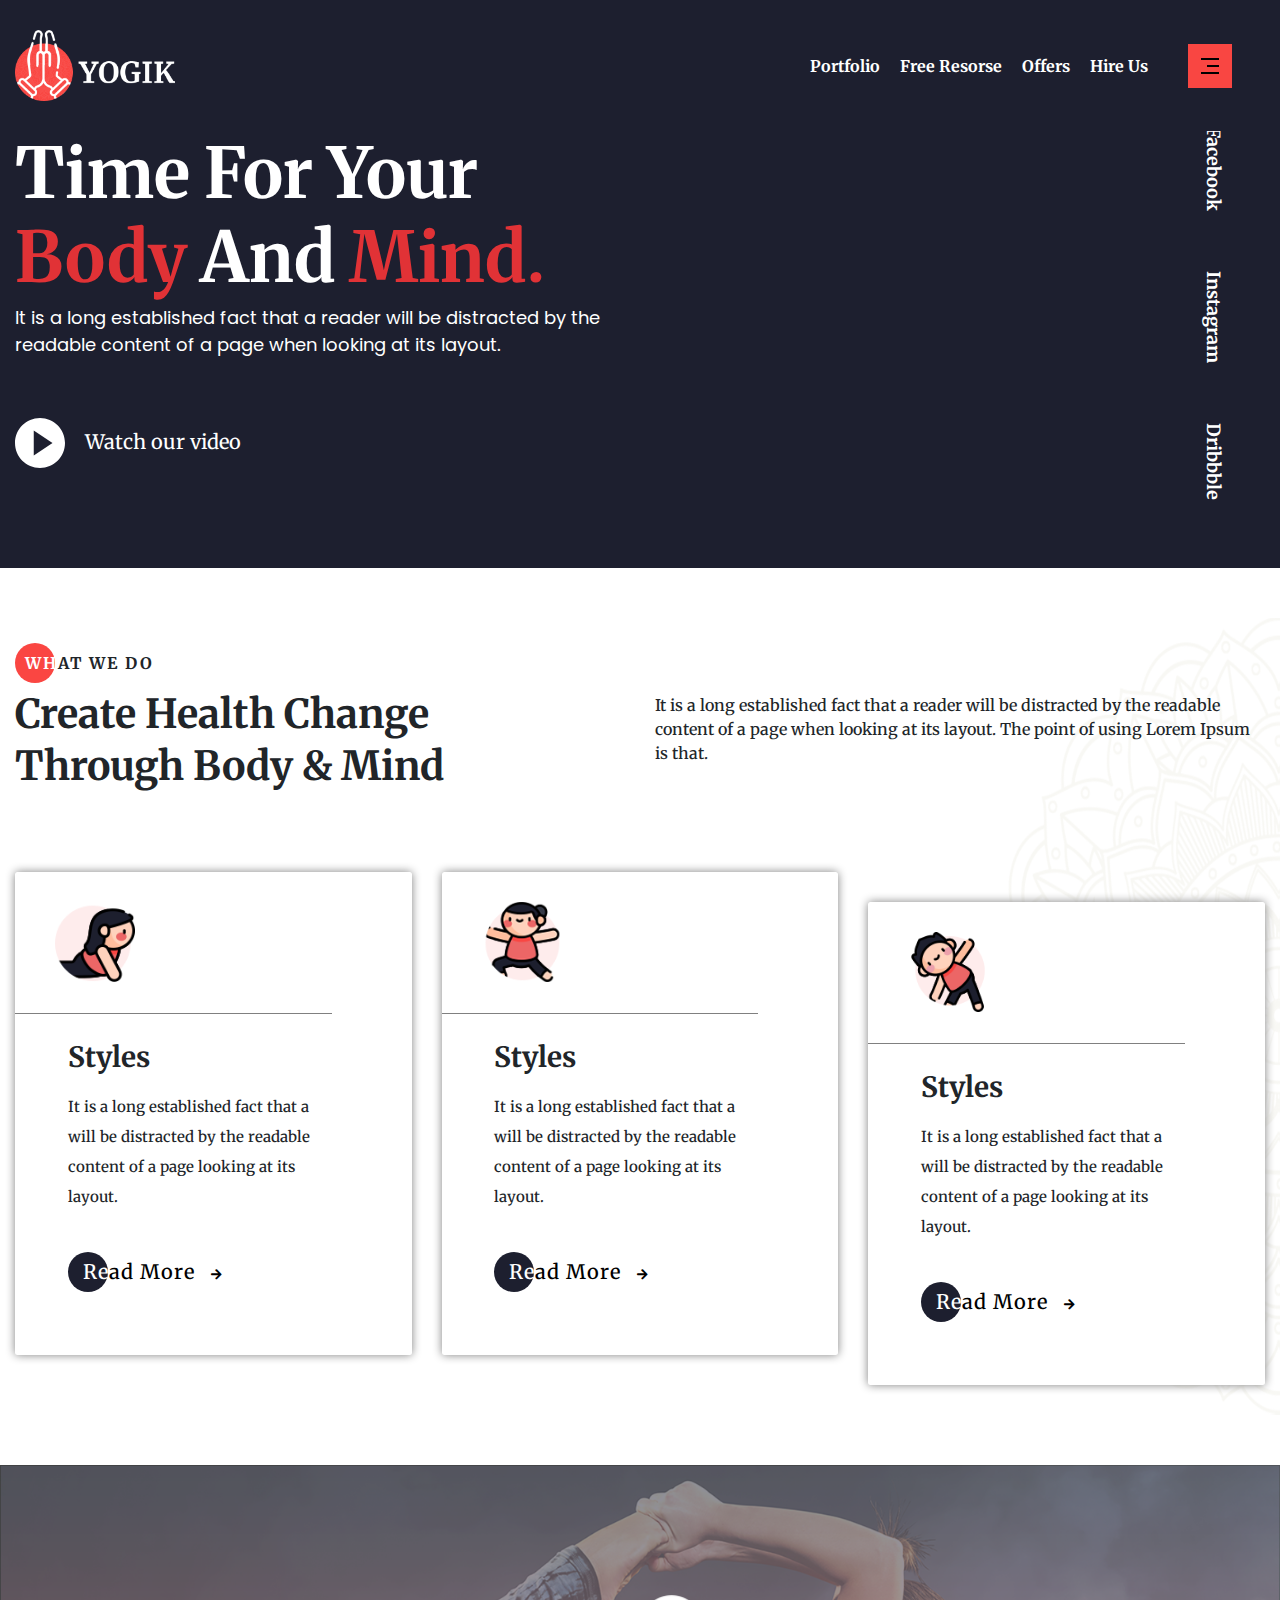
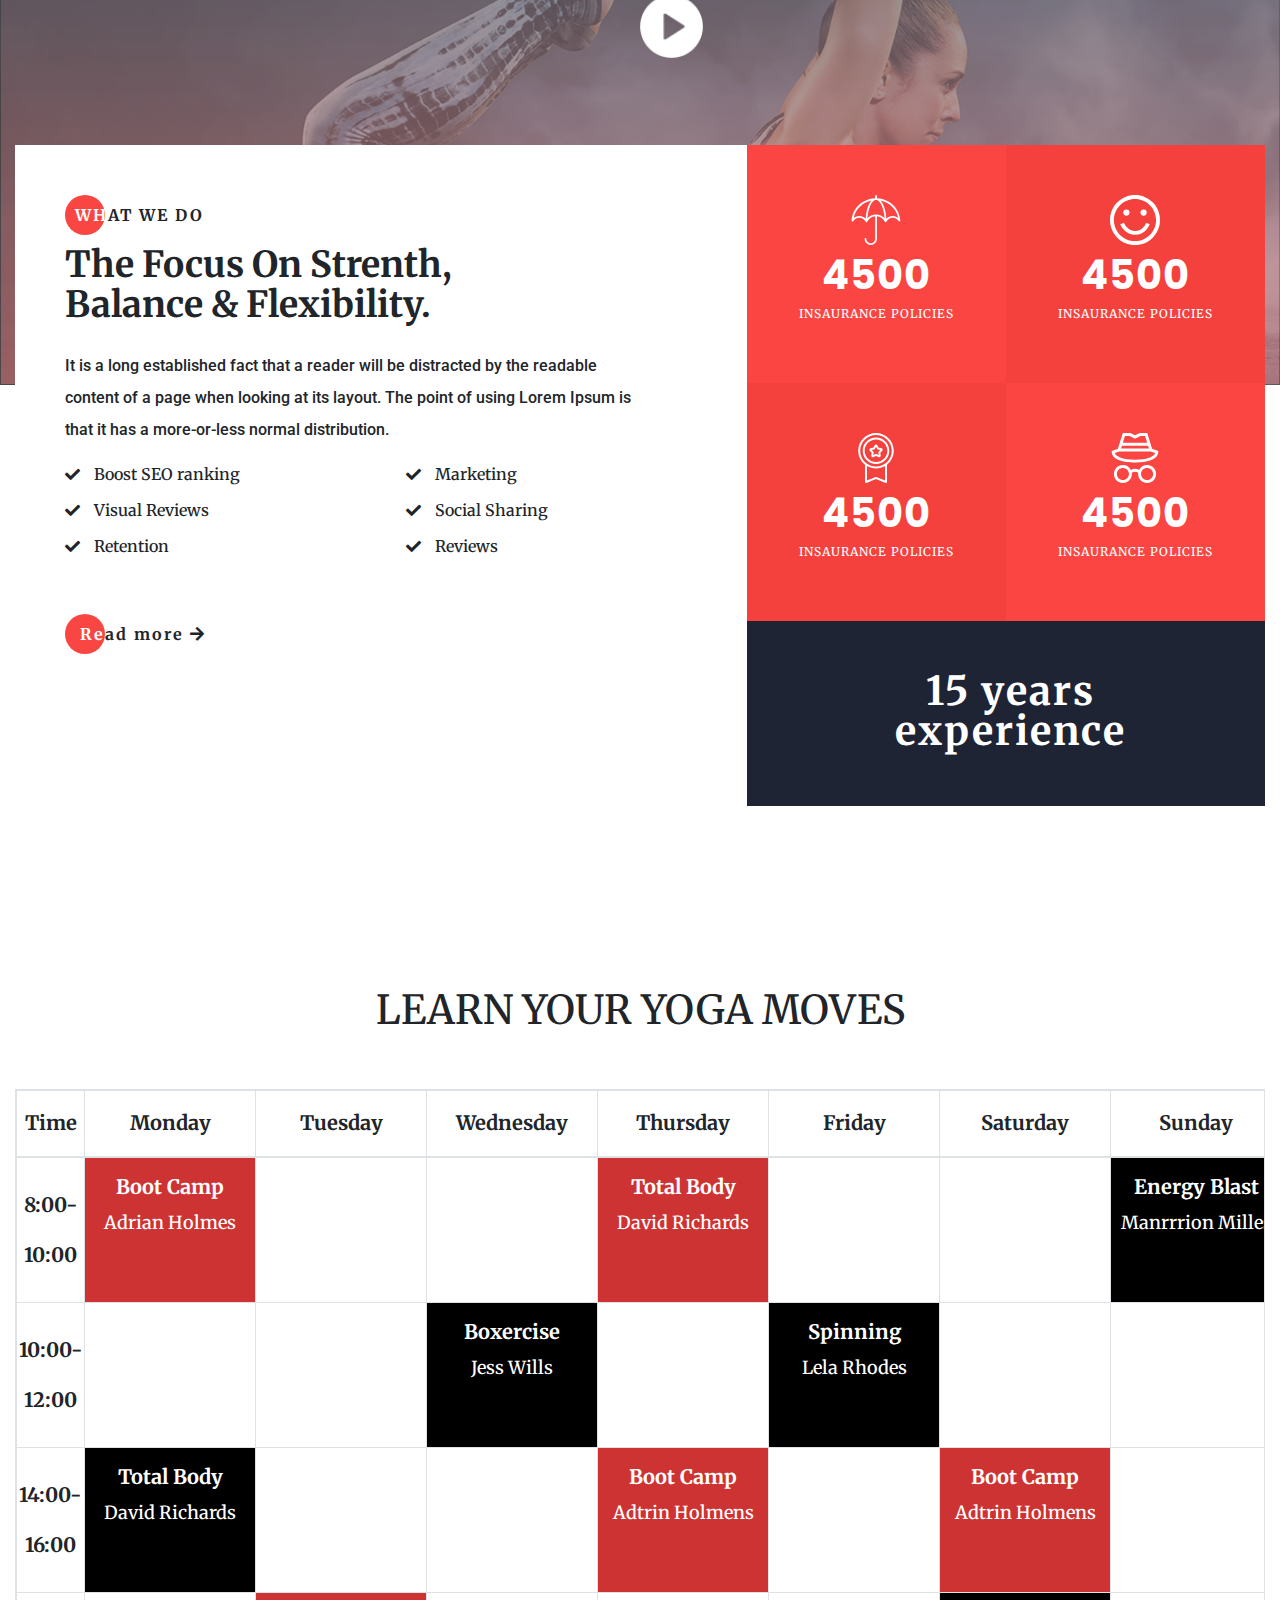
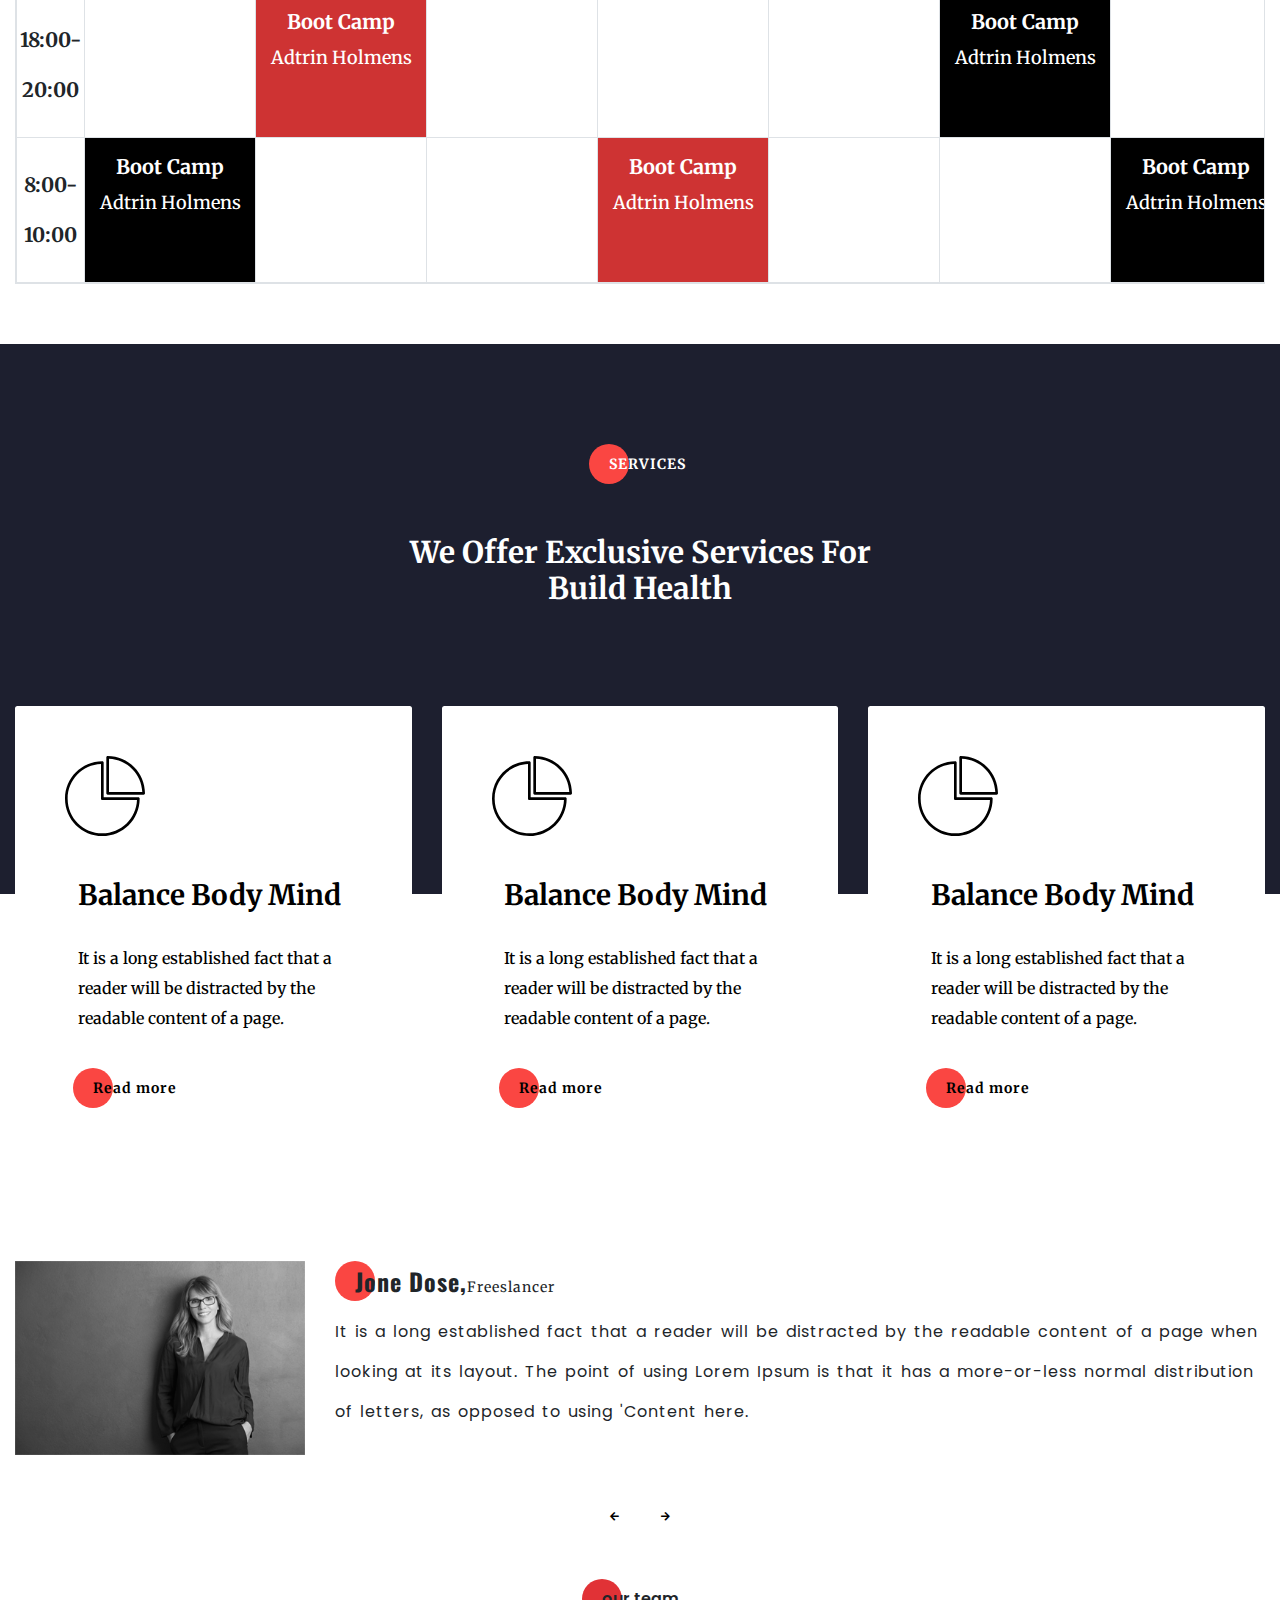
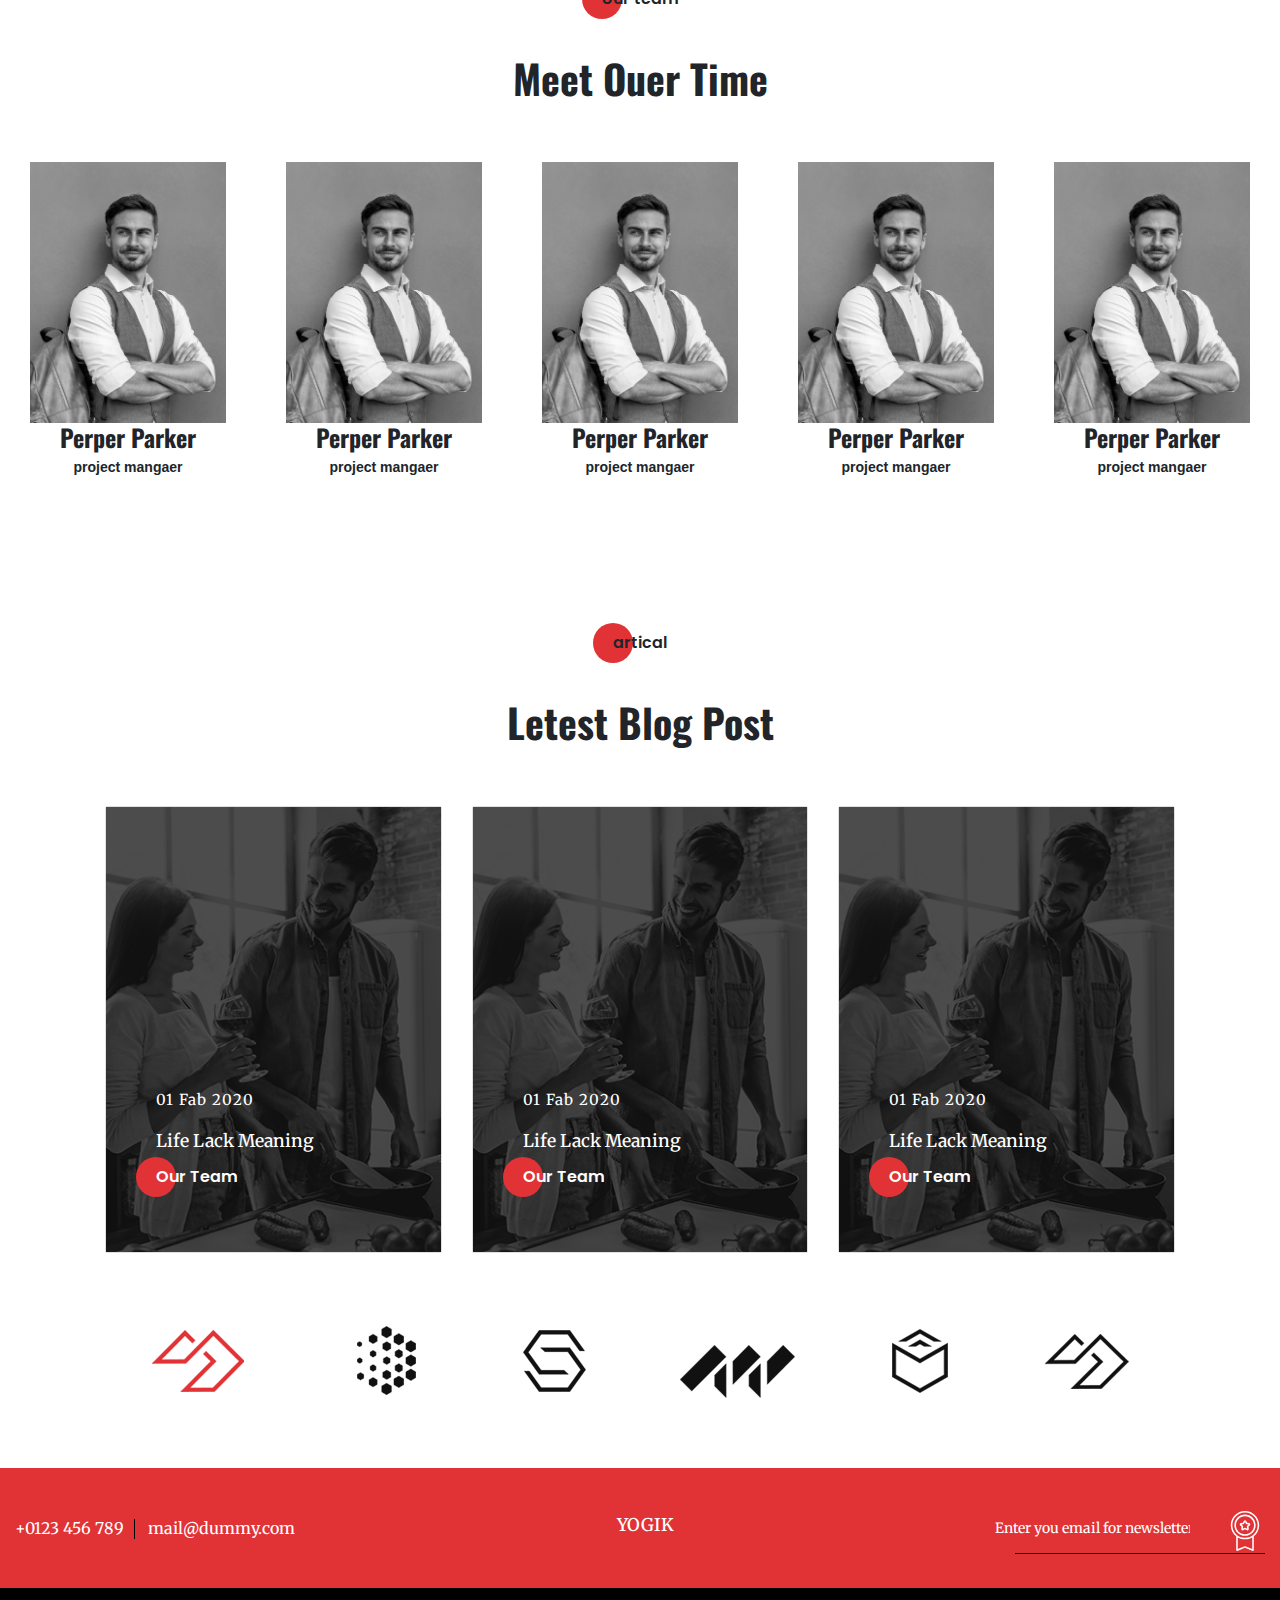
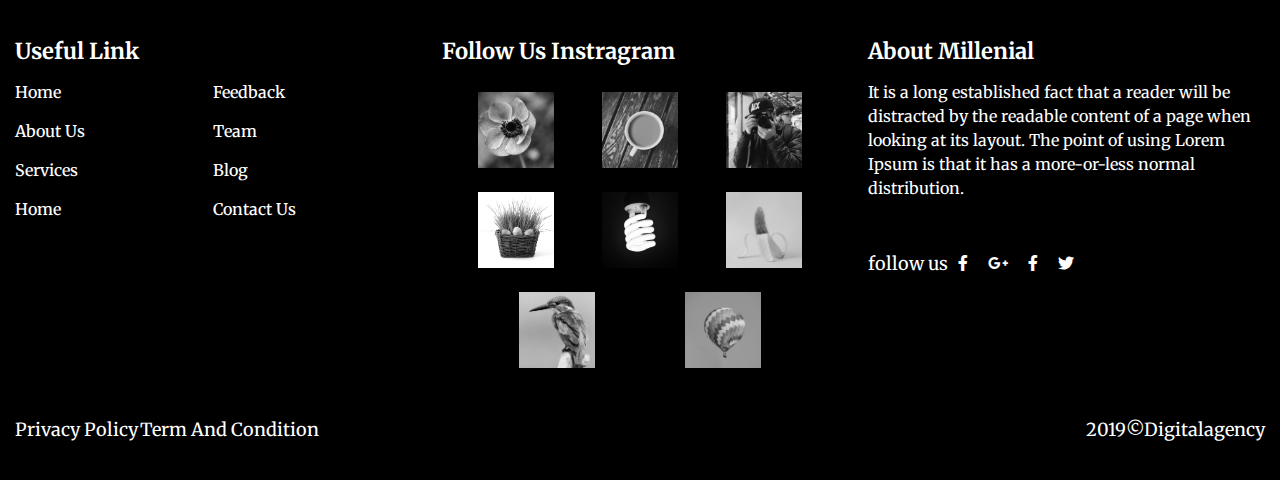
<file: Untitled-1.html>
<!DOCTYPE html>
<html lang="en">

<head>
    <meta charset="UTF-8">
    <meta http-equiv="X-UA-Compatible" content="IE=edge">
    <meta name="viewport" content="width=device-width, initial-scale=1.0">
    <title>yogik</title>
    <!-- stylesheet link -->
    <link rel="stylesheet" href="./css/style.css">
    <!-- bootstrap link -->
    <link rel="stylesheet" href="./css/bootstrap.css">
    <!-- aswesome icon link -->
    <link rel="stylesheet" href="./fontawesome/css/all.css">
    <!-- google font -->
    <link rel="preconnect" href="https://fonts.googleapis.com">
    <link rel="preconnect" href="https://fonts.gstatic.com" crossorigin>
    <link href="https://fonts.googleapis.com/css2?family=Merriweather:ital,wght@0,300;0,400;0,700;0,900;1,900&display=swap" rel="stylesheet">

    <link href="https://fonts.googleapis.com/css2?family=Merriweather:ital,wght@0,300;0,400;0,700;0,900;1,900&family=Poppins:wght@300;400;500;600;700&display=swap" rel="stylesheet">

    <link href="https://fonts.googleapis.com/css2?family=Roboto:wght@300;500;700&display=swap" rel="stylesheet">

    <link href="https://fonts.googleapis.com/css2?family=Oswald:wght@400;500;700&display=swap" rel="stylesheet">
</head>

<body>
    <header>
        <div class="container">
            <div class="row">
                <div class="col-3">
                    <figure class="header_logo">
                        <a href="#">
                            <img src="./images/logo/logo-2.png" alt="">
                        </a>
                    </figure>
                </div>
                <div class="col-8">
                    <ul class="nav justify-content-end">
                        <li class="nav-item">
                            <a class="nav-link active" href="#">Portfolio</a>
                        </li>
                        <li class="nav-item">
                            <a class="nav-link" href="#">free resorse</a>
                        </li>
                        <li class="nav-item">
                            <a class="nav-link" href="#">offers</a>
                        </li>
                        <li class="nav-item">
                            <a class="nav-link" href="#">hire us</a>
                        </li>
                    </ul>
                </div>
                <div class="col-1">
                    <a href="#">
                        <button class="button">
                            <img src="./images/patten/menu-3-fill (1).svg" alt="">
                        </button>
                    </a>
                </div>
            </div>
        </div>
    </header>
    <section class="banner">
        <div class="container">
            <div class="row">
                <div class="col-lg-6 col-md-12 col-sm-12 col-12">
                    <div class="banner_text">
                        <h2>Time for Your<br /> <span class="banner_color">Body</span> and <span class="banner_color">
                                Mind.</span> </h2>
                        <p>It is a long established fact that a reader will be distracted by the<br /> readable content of a page when looking at its layout.</p>
                        <button class="play_video">
                            <a href="#" style="color: white;">
                                <span class="play_buttin">
                                    <img src="./images/icon/play-button.svg" alt="">
                                </span>
                                Watch our video
                            </a>
                        </button>
                    </div>
                </div>
                <div class="col-lg-6 col-md-12 col-sm-12 col-12">
                    <div class="side_menu">
                        <ul class="media">
                            <li><a href="#">Facebook</a></li>
                            <li><a href="#">Instagram</a></li>
                            <li><a href="#">Dribbble</a></li>
                        </ul>
                    </div>
                </div>
            </div>
        </div>
    </section>
    <section id="whatdo">
        <div class="container">
            <div class="row what_top">
                <div class="col-md-6 col-sm-12 col-12">
                    <div class="whatdo_top_left">
                        <span class="logo">
                            <h5><span style="color: #fff;">WH</span>AT WE DO </h5>
                        </span>
                        <h2>Create Health Change<br /> Through Body & Mind </h2>
                    </div>
                </div>
                <div class="col-md-6 col-sm-12 col-12">
                    <p class="whatdo_top_right">It is a long established fact that a reader will be distracted by the readable content of a page when looking at its layout. The point of using Lorem Ipsum is that.
                    </p>
                </div>
            </div>
            <div class="row">
                <div class="col-lg-4 col-md-6 col-sm-12 col-12">
                    <div class="card">
                        <figure style="width: 80px;">
                            <img class="card-img-top" src="./images/sticker-3.png" alt="Card image cap">
                        </figure>
                        <div class="card-body">
                            <h5 class="card-title">Styles</h5>
                            <p class="card-text">It is a long established fact that a will be distracted by the readable content of a page looking at its layout.</p>
                            <button class="card_button">
                                <a href="#" class="hover_add">
                                    <span class="clrchang">Re</span>ad More
                                    <span><i class="fas fa-arrow-right"></i></span>
                                </a>
                            </button>
                        </div>
                    </div>
                </div>
                <div class="col-lg-4 col-md-6 col-sm-12 col-12">
                    <div class="card">
                        <figure style="width: 80px;">
                            <img class="card-img-top" src="./images/sticker-1.png" alt="Card image cap">
                        </figure>
                        <div class="card-body">
                            <h5 class="card-title">Styles</h5>
                            <p class="card-text">It is a long established fact that a will be distracted by the readable content of a page looking at its layout.</p>
                            <button class="card_button">
                                <a href="#" class="hover_add">
                                    <span class="clrchang">Re</span>ad More
                                    <span><i class="fas fa-arrow-right"></i></span>
                                </a>
                            </button>
                        </div>
                    </div>
                </div>
                <div class="col-lg-4 col-md-12 col-sm-12 col-12 my-sm-5 my-md-5">
                    <div class="card">
                        <figure style="width: 80px;">
                            <img class="card-img-top" src="./images/sticker-2.png" alt="Card image cap">
                        </figure>
                        <div class="card-body">
                            <h5 class="card-title">Styles</h5>
                            <p class="card-text">It is a long established fact that a will be distracted by the readable content of a page looking at its layout.</p>
                            <button class="card_button">
                                <a href="#" class="hover_add">
                                    <span class="clrchang">Re</span>ad More
                                    <span><i class="fas fa-arrow-right"></i></span>
                                </a>
                            </button>
                        </div>
                    </div>
                </div>
            </div>
        </div>
    </section>
    <section id="video_section">
        <div class="vedio">
            <img src="./images/solution-bg-image.png" alt="" class="image">
            <img src="./images/solution-bg-gradiant.png" alt="" class="gradiand">

            <img src="./images/icon/play-icon.png" alt="" class="play_btn">
        </div>
        <div class="about_us" style="background: white  !important;">
            <div class="container">
                <div class="row">
                    <div class="col-7">
                        <div class="about-left sub_color">
                            <span class="logo">
                                <h5><span style="color: #fff;">WH</span>AT WE DO </h5>
                            </span>
                            <h2>The Focus On Strenth,<br> Balance & Flexibility.</h2>
                            <p>It is a long established fact that a reader will be distracted by the readable content of a page when looking at its layout. The point of using Lorem Ipsum is that it has a more-or-less normal distribution.</p>
                            <ul class="about_list">
                                <li>
                                    <span class="check">
                                        <i class="fa fa-check" aria-hidden="true"></i>
                                    </span> Boost SEO ranking
                                </li>
                                <li>
                                    <span class="check">
                                        <i class="fa fa-check" aria-hidden="true"></i>
                                    </span> Marketing
                                </li>
                                <li>
                                    <span class="check">
                                        <i class="fa fa-check" aria-hidden="true"></i>
                                    </span> Visual Reviews
                                </li>
                                <li>
                                    <span class="check">
                                        <i class="fa fa-check" aria-hidden="true"></i>
                                    </span> Social Sharing
                                </li>
                                <li>
                                    <span class="check">
                                        <i class="fa fa-check" aria-hidden="true"></i>
                                    </span> Retention
                                </li>
                                <li>
                                    <span class="check">
                                        <i class="fa fa-check" aria-hidden="true"></i>
                                    </span> Reviews
                                </li>
                            </ul>
                            <span class="logo ">
                                <h5 class="px-4"><span style="color: #fff;">Re</span>ad more
                            <span>
                                        <i class="fas fa-arrow-right"></i>
                                    </span>
                            </h5>


                            </span>
                        </div>
                    </div>
                    <div class="col-5">
                        <div class="about-right">
                            <div class="list_box" style="background: hsl(1, 95%, 62%);">
                                <figure class="icon_about_right">
                                    <img src="./images/icon/umbrella.svg" alt="">
                                </figure>
                                <strong>4500</strong>
                                <p>insaurance policies</p>
                            </div>
                            <div class="list_box" style="background: #f5413d">
                                <figure class="icon_about_right">
                                    <img src="./images/icon/smile.svg" alt="">
                                </figure>
                                <strong>4500</strong>
                                <p>insaurance policies</p>
                            </div>
                            <div class="list_box" style="background:#f5413d">
                                <figure class="icon_about_right">
                                    <img src="./images/icon/badge.svg" alt="">
                                </figure>
                                <strong>4500</strong>
                                <p>insaurance policies</p>
                            </div>
                            <div class="list_box" style="background: hsl(1, 95%, 62%);">
                                <figure class="icon_about_right">
                                    <img src="./images/icon/detective.svg" alt="">
                                </figure>
                                <strong>4500</strong>
                                <p>insaurance policies</p>
                            </div>
                            <div class="list_box" style="background: #1f2434 ;width: 100%;">
                                <h5 style="color: white; font-size:40px; text-align: center;">15 years <br />experience
                                </h5>
                            </div>
                        </div>
                    </div>
                </div>
            </div>
        </div>
    </section>
    <section id="yoga_move">
        <div class="container">
            <div class="row">
                <div class="col-12">
                    <h1 class="title">learn your yoga moves</h1>
                </div>
            </div>
            <div class="row">
                <div class="col-12">
                    <table class="table table-bordered table-responsive">
                        <thead>
                            <tr>
                                <th scope="col">Time</th>
                                <th scope="col">Monday</th>
                                <th scope="col">Tuesday</th>
                                <th scope="col">Wednesday</th>
                                <th scope="col">Thursday</th>
                                <th scope="col">Friday</th>
                                <th scope="col">Saturday</th>
                                <th scope="col">Sunday</th>
                            </tr>
                        </thead>
                        <tbody>
                            <tr>
                                <th scope="row" style="
                                padding: 22px 0;
                            ">8:00-10:00</th>
                                <td class="boot">
                                    <h4>boot camp</h4>
                                    <p>adrian holmes</p>
                                </td>
                                <td></td>
                                <td></td>
                                <td class="boot">
                                    <h4>total body</h4>
                                    <p>david richards</p>
                                </td>
                                <td></td>
                                <td></td>
                                <td class="boot_black">
                                    <h4>energy blast</h4>
                                    <p>manrrrion milles</p>
                                </td>

                            </tr>
                            <tr>
                                <th scope="row" style="
                                padding: 22px 0;
                            ">10:00-12:00</th>
                                <td></td>
                                <td></td>
                                <td class="boot_black">
                                    <h4>boxercise</h4>
                                    <p>jess wills</p>
                                </td>
                                <td></td>
                                <td class="boot_black">
                                    <h4>spinning</h4>
                                    <p>lela rhodes</p>
                                </td>
                                <td></td>
                            </tr>
                            <tr>
                                <th scope="row" style="
                                padding: 22px 0;
                            ">14:00-16:00</th>
                                <td class="boot_black">
                                    <h4>total body</h4>
                                    <p>david richards</p>
                                </td>
                                <td></td>
                                <td></td>
                                <td class="boot">
                                    <h4>boot camp</h4>
                                    <p>adtrin holmens</p>
                                </td>
                                <td></td>
                                <td class="boot">
                                    <h4>boot camp</h4>
                                    <p>adtrin holmens</p>
                                </td>
                                <td></td>
                            </tr>
                            <tr>
                                <th scope="row" style="
                                padding: 22px 0;
                            ">18:00-20:00</th>
                                <td></td>
                                <td class="boot">
                                    <h4>boot camp</h4>
                                    <p>adtrin holmens</p>
                                </td>
                                <td></td>
                                <td></td>
                                <td></td>
                                <td class="boot_black">
                                    <h4>boot camp</h4>
                                    <p>adtrin holmens</p>
                                </td>
                                <td></td>
                            </tr>
                            <tr>
                                <th scope="row" style="
                                padding: 22px 0;
                            ">8:00-10:00</th>
                                <td class="boot_black">
                                    <h4>boot camp</h4>
                                    <p>adtrin holmens</p>
                                </td>
                                <td></td>
                                <td></td>
                                <td class="boot">
                                    <h4>boot camp</h4>
                                    <p>adtrin holmens</p>
                                </td>
                                <td></td>
                                <td></td>
                                <td class="boot_black">
                                    <h4>boot camp</h4>
                                    <p>adtrin holmens</p>
                                </td>

                            </tr>
                        </tbody>
                    </table>
                </div>
            </div>
        </div>
    </section>
    <section id="we_offer">
        <div class="row bg_content">
            <div class="col-12">
                <div class="text_container">
                    <span class="logo">Services</span>
                    <h2>We Offer Exclusive Services For <br />Build Health</h2>
                </div>
            </div>
        </div>
        <div class="container">
            <div class="blog_top">
                <div class="row">
                    <div class="col-lg-4 col-md-6 col-sm-12 col-12">
                        <div class="card">
                            <span class="image">
                                <img src="./images/model-2.jpg" alt="" class="model">
                            </span>
                            <div class="model_content">
                                <span style="width: 80px; display: block;">
                                    <img src="./images/icon/pie-char.svg" alt="" class="black_img">
                                    <img src="./images/icon/pie-char-white.svg" alt="" class="white_img">
                                </span>
                                <div class="card-body">
                                    <h5 class="card-title">Balance Body mind</h5>
                                    <p class="card-text">It is a long established fact that a reader will be distracted by the readable content of a page.</p>
                                    <span class="logo">
                                        <span class="read_color">Read more</span>
                                </div>
                            </div>
                        </div>
                    </div>
                    <div class="col-lg-4 col-md-6 col-sm-12 col-12">
                        <div class="card">
                            <span class="image">
                                <img src="./images/model-2.jpg" alt="" class="model">
                            </span>
                            <div class="model_content">
                                <span style="width: 80px; display: block;">
                                    <img src="./images/icon/pie-char.svg" alt="" class="black_img">
                                    <img src="./images/icon/pie-char-white.svg" alt="" class="white_img">
                                </span>
                                <div class="card-body">
                                    <h5 class="card-title">Balance Body mind</h5>
                                    <p class="card-text">It is a long established fact that a reader will be distracted by the readable content of a page.</p>
                                    <span class="logo">
                                        <span class="read_color">Read more</span>
                                </div>
                            </div>
                        </div>
                    </div>
                    <div class="col-lg-4 col-md-6 col-sm-12 col-12">
                        <div class="card">
                            <span class="image">
                                <img src="./images/model-2.jpg" alt="" class="model">
                            </span>
                            <div class="model_content">
                                <span style="width: 80px; display: block;">
                                    <img src="./images/icon/pie-char.svg" alt="" class="black_img">
                                    <img src="./images/icon/pie-char-white.svg" alt="" class="white_img">
                                </span>
                                <div class="card-body">
                                    <h5 class="card-title">Balance Body mind</h5>
                                    <p class="card-text">It is a long established fact that a reader will be distracted by the readable content of a page.</p>
                                    <span class="logo">
                                        <span class="read_color">Read more</span>
                                </div>
                            </div>
                        </div>
                    </div>
                </div>
                <div class="row freelancer">
                    <div class="col-lg-3 col-md-4 col-sm-12 col-12">
                        <figure>
                            <img src="./images/Layer 502@1X.png" alt="">
                        </figure>
                    </div>
                    <div class="col-lg-9 col-md-8 col-sm-12 col-12">
                        <h3>jone dose,<span class="free">freeslancer</span> </h3>
                        <p>It is a long established fact that a reader will be distracted by the readable content of a page when looking at its layout. The point of using Lorem Ipsum is that it has a more-or-less normal distribution of letters, as opposed
                            to using 'Content here.</p>
                    </div>
                </div>
                <div class="row">
                    <div class="col-12">
                        <div class="arrow">
                            <button><i class="fas fa-arrow-left"></i></button>
                            <button><i class="fas fa-arrow-right"></i></button>
                        </div>
                    </div>
                </div>
            </div>
        </div>
    </section>
    <section id="our_team_detail">
        <div class="text text-center">
            <h5>our team</h5>
            <h2>meet ouer time</h2>
        </div>
        <div class="container-fluid">
            <div class="row">
                <div class="col">
                    <div class="our_team">
                        <div class="card">
                            <figure>
                                <img src="./images/pepper.png" alt="">
                            </figure>
                            <div class="effect_hover">
                                <div class="info">
                                    <h4>perper parker</h4>
                                    <p>project mangaer</p>
                                    <ul class="social_icon">
                                        <li>
                                            <a href="#">
                                                <i class="fab fa-instagram"></i>
                                            </a>
                                        </li>
                                        <li>
                                            <a href="#">
                                                <i class="fab fa-instagram"></i>
                                            </a>
                                        </li>
                                        <li>
                                            <a href="#">
                                                <i class="fab fa-instagram"></i>
                                            </a>
                                        </li>
                                        <li>
                                            <a href="#">
                                                <i class="fab fa-instagram"></i>
                                            </a>
                                        </li>
                                    </ul>
                                </div>
                            </div>
                        </div>
                    </div>
                </div>
                <div class="col">
                    <div class="our_team">
                        <div class="card">
                            <figure>
                                <img src="./images/pepper.png" alt="">
                            </figure>
                            <div class="effect_hover">
                                <div class="info">
                                    <h4>perper parker</h4>
                                    <p>project mangaer</p>
                                    <ul class="social_icon">
                                        <li>
                                            <a href="#">
                                                <i class="fab fa-instagram"></i>
                                            </a>
                                        </li>
                                        <li>
                                            <a href="#">
                                                <i class="fab fa-instagram"></i>
                                            </a>
                                        </li>
                                        <li>
                                            <a href="#">
                                                <i class="fab fa-instagram"></i>
                                            </a>
                                        </li>
                                        <li>
                                            <a href="#">
                                                <i class="fab fa-instagram"></i>
                                            </a>
                                        </li>
                                    </ul>
                                </div>
                            </div>
                        </div>
                    </div>
                </div>
                <div class="col">
                    <div class="our_team">
                        <div class="card">
                            <figure>
                                <img src="./images/pepper.png" alt="">
                            </figure>
                            <div class="effect_hover">
                                <div class="info">
                                    <h4>perper parker</h4>
                                    <p>project mangaer</p>
                                    <ul class="social_icon">
                                        <li>
                                            <a href="#">
                                                <i class="fab fa-instagram"></i>
                                            </a>
                                        </li>
                                        <li>
                                            <a href="#">
                                                <i class="fab fa-instagram"></i>
                                            </a>
                                        </li>
                                        <li>
                                            <a href="#">
                                                <i class="fab fa-instagram"></i>
                                            </a>
                                        </li>
                                        <li>
                                            <a href="#">
                                                <i class="fab fa-instagram"></i>
                                            </a>
                                        </li>
                                    </ul>
                                </div>
                            </div>
                        </div>
                    </div>
                </div>
                <div class="col">
                    <div class="our_team">
                        <div class="card">
                            <figure>
                                <img src="./images/pepper.png" alt="">
                            </figure>
                            <div class="effect_hover">
                                <div class="info">
                                    <h4>perper parker</h4>
                                    <p>project mangaer</p>
                                    <ul class="social_icon">
                                        <li>
                                            <a href="#">
                                                <i class="fab fa-instagram"></i>
                                            </a>
                                        </li>
                                        <li>
                                            <a href="#">
                                                <i class="fab fa-instagram"></i>
                                            </a>
                                        </li>
                                        <li>
                                            <a href="#">
                                                <i class="fab fa-instagram"></i>
                                            </a>
                                        </li>
                                        <li>
                                            <a href="#">
                                                <i class="fab fa-instagram"></i>
                                            </a>
                                        </li>
                                    </ul>
                                </div>
                            </div>
                        </div>
                    </div>
                </div>
                <div class="col">
                    <div class="our_team">
                        <div class="card">
                            <figure>
                                <img src="./images/pepper.png" alt="">
                            </figure>
                            <div class="effect_hover">
                                <div class="info">
                                    <h4>perper parker</h4>
                                    <p>project mangaer</p>
                                    <ul class="social_icon">
                                        <li>
                                            <a href="#">
                                                <i class="fab fa-instagram"></i>
                                            </a>
                                        </li>
                                        <li>
                                            <a href="#">
                                                <i class="fab fa-instagram"></i>
                                            </a>
                                        </li>
                                        <li>
                                            <a href="#">
                                                <i class="fab fa-instagram"></i>
                                            </a>
                                        </li>
                                        <li>
                                            <a href="#">
                                                <i class="fab fa-instagram"></i>
                                            </a>
                                        </li>
                                    </ul>
                                </div>
                            </div>
                        </div>
                    </div>
                </div>
            </div>
        </div>
    </section>

    <section id="blog">
        <div class="container">
            <div class="row">
                <div class="col-12">
                    <div class="text text-center">
                        <h5>artical</h5>
                        <h2>letest blog post</h2>
                    </div>
                </div>
            </div>
            <div class="row">
                <div class="col-lg-4 col-md-6 col-sm-12 col-4">
                    <div class="card image_blog">
                        <figure>
                            <img src="./images/blog-1.png" alt="blog img">
                        </figure>
                        <div class="text_content">
                            <span>01 fab 2020</span>
                            <h3>life lack meaning</h3>
                            <div class="text">
                                <h5>our team</h5>
                            </div>
                        </div>
                    </div>
                </div>
                <div class="col-lg-4 col-md-6 col-sm-12 col-4">
                    <div class="card image_blog">
                        <figure>
                            <img src="./images/blog-1.png" alt="blog img">
                        </figure>
                        <div class="text_content">
                            <span>01 fab 2020</span>
                            <h3>life lack meaning</h3>
                            <div class="text">
                                <h5>our team</h5>
                            </div>
                        </div>
                    </div>
                </div>
                <div class="col-lg-4 col-md-6 col-sm-12 col-4">
                    <div class="card image_blog">
                        <figure>
                            <img src="./images/blog-1.png" alt="blog img">
                        </figure>
                        <div class="text_content">
                            <span>01 fab 2020</span>
                            <h3>life lack meaning</h3>
                            <div class="text">
                                <h5>our team</h5>
                            </div>
                        </div>
                    </div>
                </div>
            </div>
            <div class="row">
                <div class="col-12">
                    <div class="row-log">
                        <div class="brand logo">
                            <div class="icon_bars">
                                <span class="icon">
                                    <img src="./images/logo/client-1.png" alt="">
                                </span>
                                <span class="icon">
                                    <img src="./images/logo/client-2.png" alt="">
                                </span>
                                <span class="icon">
                                    <img src="./images/logo/client-3.png" alt="">
                                </span>
                                <span class="icon">
                                    <img src="./images/logo/client-4.png" alt="">
                                </span>
                                <span class="icon">
                                    <img src="./images/logo/client-5.png" alt="">
                                </span>
                                <span class="icon">
                                    <img src="./images/logo/client-6.png" alt="">
                                </span>
                            </div>
                        </div>
                    </div>
                </div>
            </div>
        </div>
    </section>
    <footer>
        <div class="top-footer">
            <div class="top-footer container">
                <div class="text-number">
                    <span class="number">+0123 456 789</span>
                    <span>mail@dummy.com</span>
                </div>
                <div class="text-logo">
                    <h3>YOGIK</h3>
                </div>
                <div class="text-form">
                    <div class="search">
                        <form action="#">
                            <input type="text" placeholder="Enter you email for newsletter">
                        </form>
                        <span class="icon">
                                <img src="./images/icon/badge.svg" alt="" style="width:40px; height:40px;">
                            </span>
                    </div>
                </div>
            </div>
        </div>

        <div class="container">
            <div class="middle-footer">
                <div class="row">
                    <div class="col-lg-4 col-md-6 col-sm-12 col-4">
                        <h2>useful link</h2>
                        <div class="d-flex">
                            <ul class="footer-menu w-50">
                                <li><a href="#">home</a></li>
                                <li><a href="#">about us</a></li>
                                <li><a href="#">services</a></li>
                                <li><a href="#">home</a></li>
                            </ul>
                            <ul class="footer-menu w-50">
                                <li><a href="#">feedback</a></li>
                                <li><a href="#">team</a></li>
                                <li><a href="#">blog</a></li>
                                <li><a href="#">contact us</a></li>
                            </ul>

                        </div>
                    </div>
                    <div class="col-lg-4 col-md-6 col-sm-12 col-4">
                        <div class="center-contant">
                            <h2>follow us instragram</h2>
                            <div class="footer_gallary">
                                <figure class="footer_gallary_img">
                                    <img src="./images/social-images/p1.jpeg" alt="">
                                </figure>
                                <figure class="footer_gallary_img">
                                    <img src="./images/social-images/p2.jpeg" alt="">
                                </figure>
                                <figure class="footer_gallary_img">
                                    <img src="./images/social-images/p3.jpeg" alt="">
                                </figure>
                                <figure class="footer_gallary_img">
                                    <img src="./images/social-images/p4.jpg" alt="">
                                </figure>
                                <figure class="footer_gallary_img">
                                    <img src="./images/social-images/p5.jpg" alt="">
                                </figure>
                                <figure class="footer_gallary_img">
                                    <img src="./images/social-images/p6.jpg" alt="">
                                </figure>
                                <figure class="footer_gallary_img">
                                    <img src="./images/social-images/p7.jpg" alt="">
                                </figure>
                                <figure class="footer_gallary_img">
                                    <img src="./images/social-images/p8.jpg" alt="">
                                </figure>
                            </div>
                        </div>
                    </div>
                    <div class="col-lg-4 col-md-6 col-sm-12 col-4">
                        <div class="right-cotainer">
                            <h2>about millenial</h2>
                            <p style="font-size: 16px; font-weight: 400; margin-bottom: 50px;">It is a long established fact that a reader will be distracted by the readable content of a page when looking at its layout. The point of using Lorem Ipsum is that it has a more-or-less normal distribution.</p>

                            <ul class="social-icon d-flex">
                                <li class="d-inline-block" style="font-size: 18px;">follow us</li>
                                <li><a href=""><i class="fab fa-facebook-f"></i></a></li>
                                <li>
                                    <a href=""> <i class="fab fa-google-plus-g"></i></a>
                                </li>
                                <li><a href=""><i class="fab fa-facebook-f"></i></a></li>
                                <li><a href=""><i class="fab fa-twitter"></i></a></li>
                            </ul>
                        </div>
                    </div>
                </div>
                <div class="row footer-bottom">
                    <div class="col">
                        <a href="#">Privacy Policy</a>
                        <a href="#"> Term and Condition </a>
                    </div>
                    <div class="col-auto">
                        <a href="#">2019©digitalagency</a>
                    </div>
                </div>
            </div>
        </div>
    </footer>


</body>

</html>
</file>
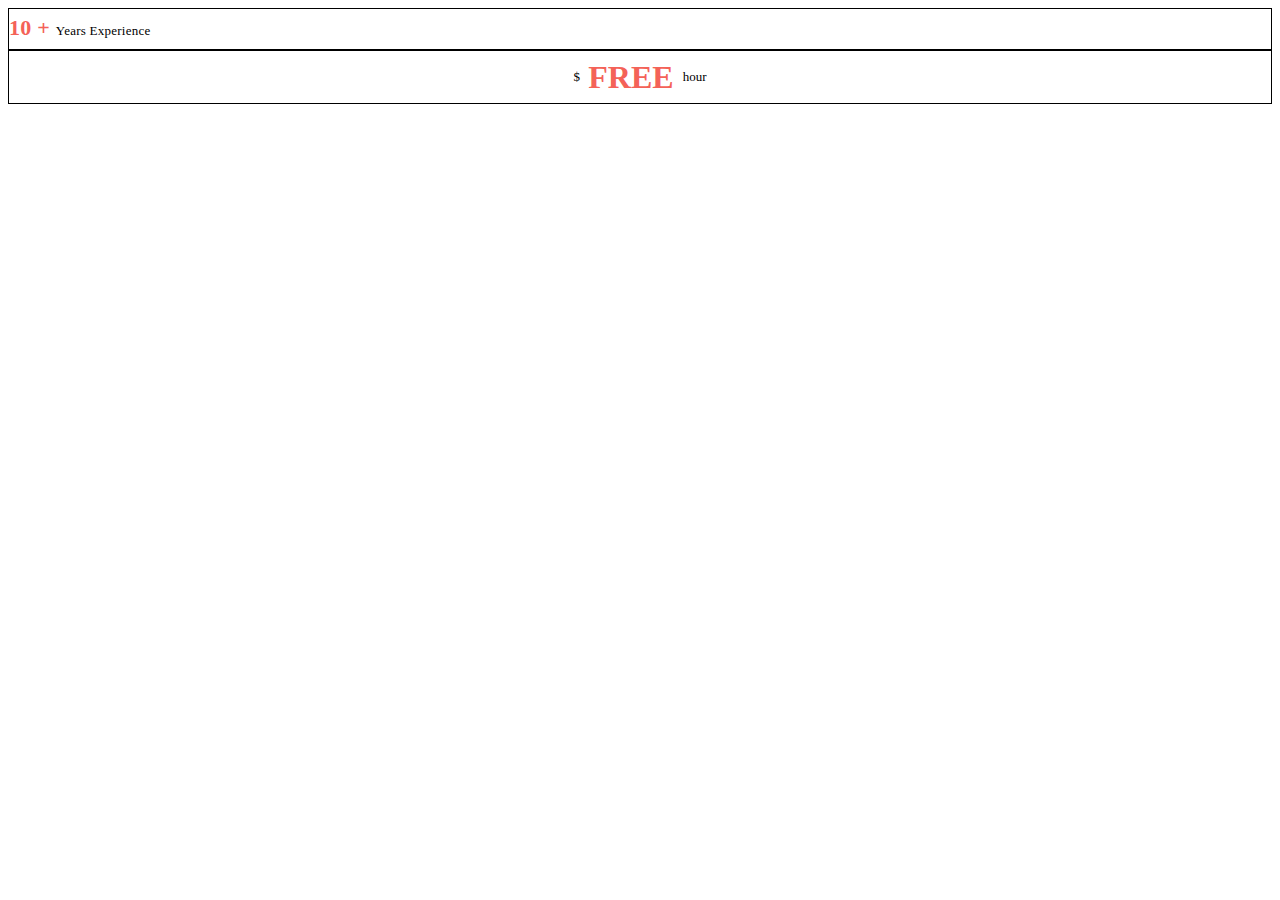
<file: css/wordpresstask.html>
<!DOCTYPE html>
<html lang="en">
<head>
    <meta charset="UTF-8">
    <meta http-equiv="X-UA-Compatible" content="IE=edge">
    <meta name="viewport" content="width=device-width, initial-scale=1.0">
    <title>wordpress</title>
    <style>
        div{
            border: 1px solid black;
        }
    </style>
</head>
<body>
    <div style="letter-spacing:0.25px">
        <strong style="line-height:37px">
            <span style="font-size: 22px; width: 600; color: #f46258;">
                10 +
            </span>
            <span style="font-size: 13px; font-weight: 400;">Years Experience</span>
        </strong>
    </div>


    <div style="
    display: flex;
    justify-content: center;
    align-items: center;
">
        <span style="
    font-size: 13px;
    font-weight: 200;
    line-height: 22.4px;
"> $&nbsp;</span>
        <h2 style="
    font-size: 32px;
    line-height: 52.4px;
    color: #f46258;
    margin: 0px 5px;
">FREE</h2>&nbsp;
        <span style="
    font-size: 13px;
    font-weight: 200;
    line-height: 22.4px;
">hour</span>
    </div>
</body>
</html>
</file>
<file: css/style.css>
* {
    margin: 0px;
    padding: 0px;
    box-sizing: border-box;
    transition: all .5s !important;
    font-family: 'Merriweather', serif;
}

html {
    font-size: 10px;
}

a,
a:hover,
button.play_video a:hover,
.banner ul.media li a:hover {
    text-decoration: none;
}

a:hover {
    color: #e13236 !important;
}

li {
    list-style: none;
}

img {
    width: 100%;
}

figure {
    margin: 0px;
}

body {
    position: relative;
    font-family: 'Merriweather', serif;
}

div.container {
    max-width: 1400px !important;
    margin: auto;
}

header {
    padding: 30px 0px;
    color: white;
    background-color: #1d1f2f;
    position: sticky;
    top: 0px;
    left: 0px;
    right: 0px;
    z-index: 999;
}

header figure.header_logo {
    width: 160px;
    position: relative;
}

header .row {
    justify-content: center;
    align-items: center;
}

header .nav a.nav-link {
    color: #fff;
    font-weight: 700;
    font-size: 16px;
    text-transform: capitalize;
}

header button.button {
    background: #f94642;
    padding: 10px;
    border: none;
    color: white;
}

.banner {
    background-color: #1d1f2f;
    display: flex;
    justify-content: center;
    padding-bottom: 100px;
}

.banner div.banner_text h2 {
    font-size: 70px;
    color: #fff;
    font-weight: 700;
    text-transform: capitalize;
    font-family: 'Merriweather', serif;
}

.banner div.banner_text span.banner_color {
    color: #e13236;
}

span.play_buttin img {
    height: 50px;
    width: 50px;
}

.banner div.banner_text p {
    font-family: 'Poppins', sans-serif;
    font-size: 18px;
    font-weight: 400;
    color: #fff;
}

.banner button.play_video {
    background: transparent;
    border: none;
    font-family: 'Merriweather', serif;
    margin-top: 50px;
    font-size: 20px !important;
    text-align: left;
}

.banner_text {
    height: 100%;
    display: flex;
    flex-direction: column;
    justify-content: center;
}

.banner button.play_video span {
    margin-right: 15px;
}


/* .banner div.side_menu {
    position: relative;
    top: 100%;
} */

.banner ul.media {
    position: absolute;
    top: 50%;
    right: -150px;
    transform: rotate(90deg);
}

.banner ul.media li {
    margin: 0px 30px;
}

.banner ul.media li a {
    font-size: 18px;
    font-weight: 700;
    text-transform: capitalize;
    color: #fff;
}

#whatdo {
    padding-bottom: 50px;
    position: relative;
    overflow: hidden;
}

#whatdo::after {
    content: "";
    background-image: url(../images/patten/patten-2.png);
    background-size: 100% 100%;
    background-repeat: no-repeat;
    position: absolute;
    top: 50px;
    right: 0px;
    bottom: 50px;
    left: 50%;
    z-index: -5;
    transform: translateX(50%);
    opacity: 0.2;
}

#whatdo .what_top {
    padding: 75px 0px;
}

div.whatdo_top_left h2 {
    font-size: 40px;
    font-family: 'Merriweather', serif;
    line-height: 52px;
    text-transform: capitalize;
    font-weight: 700;
}

p.whatdo_top_right {
    font-size: 16px;
    font-weight: 500;
    margin-top: 50px;
}

#whatdo span.logo h5,
#video_section .about_us h5 {
    padding-left: 10px;
    font-size: 16px;
    line-height: 40px;
    letter-spacing: 2px;
    font-weight: 700;
    position: relative;
    z-index: 10;
}

#whatdo span.logo,
#video_section .about_us span.logo {
    position: relative;
}

#whatdo span.logo::after,
#video_section .about_us span.logo:after {
    content: "";
    height: 40px;
    width: 40px;
    position: absolute;
    top: 0px;
    left: 0px;
    border-radius: 50%;
    background-color: #fa4642;
}

#whatdo .card {
    border: none;
    padding: 0px 4rem;
    padding-top: 3rem;
    padding-bottom: 5rem;
    box-shadow: 0px 0px 10px gray;
}

#whatdo .card:hover {
    background: #e13236;
}

#whatdo .card:hover .card-body p.card-text,
#whatdo .card:hover .card-body p.card-text,
#whatdo .card:hover .card-body .card-title,
#whatdo .card button.card_button a.hover_add i:hover {
    color: #fff;
}

#whatdo .card:hover a.hover_add,
#whatdo .card:hover a.hover_add i {
    color: white !important;
}

#whatdo .card:hover span.clrchang {
    color: #e13236 !important;
}

#whatdo .card .card-body h5.card-title {
    margin-bottom: 2rem;
    font-size: 28px;
    line-height: 30px;
    text-transform: capitalize;
    font-weight: 700;
    /* color: black !important; */
}

#whatdo .card .card-body {
    padding-top: 30px;
    margin-top: 30px !important;
    display: block;
    position: relative;
}

#whatdo .card .card-body::after {
    content: "";
    border-bottom: 1px solid gray;
    position: absolute;
    left: -40px;
    top: 0px;
    height: 2px;
    width: 100%;
}

#whatdo .card .card-body p.card-text {
    font-size: 15px;
    font-weight: 500;
    line-height: 3rem;
    padding-right: 4rem;
    /* color:black; */
}

#whatdo .card button.card_button {
    border: none;
    font-size: 20px;
    line-height: 40px;
    font-weight: 500;
    background: transparent;
    letter-spacing: 1px;
    position: relative;
    z-index: 100;
    margin-top: 30px;
}

#whatdo .card button.card_button i {
    font-size: 10px;
    color: black;
    margin-left: 10px;
}

#whatdo .card button.card_button a.hover_add {
    padding: 7px 15px;
    color: black;
    text-decoration: none;
    position: relative;
}

#whatdo .card button.card_button a.hover_add::before {
    content: "";
    position: absolute;
    top: 0px;
    left: 0px;
    height: 40px;
    width: 40px;
    border-radius: 50%;
    background: #1d1f2f;
    z-index: -1;
}

#whatdo .card button.card_button a.hover_add i {
    font-size: 12px;
    color: black;
}

#whatdo .card button.card_button span.clrchang {
    color: white;
}

#video_section .vedio {
    position: relative;
    width: 100%;
}

#video_section .vedio img {
    opacity: 0.5;
    background-repeat: no-repeat;
    background-size: 100% 100%;
}

#video_section .vedio img.gradiand {
    position: absolute;
    left: 0px;
    top: 0px;
    bottom: 0px;
    right: 0px;
    height: -webkit-fill-available;
}

#video_section .vedio img.play_btn {
    position: absolute;
    left: 50%;
    top: 25%;
    bottom: 0px;
    right: 0px;
    background-repeat: no-repeat;
    opacity: 1;
    display: inline-block;
    width: 63px;
    height: 63px;
}

#video_section .about_us {
    margin-top: -25%;
}

#video_section .about_us h2 {
    font-size: 36px;
    font-weight: 700;
    text-transform: capitalize;
    line-height: 40px;
    margin-top: 10px;
}

#video_section .about_us .about-left p {
    font-size: 16px;
    font-weight: 500;
    font-family: 'Roboto', sans-serif;
    line-height: 32px;
    margin-top: 25px;
    padding-right: 10rem;
}

#video_section .about_us {
    padding: 80px 0px;
    display: flex;
    flex-wrap: wrap;
}

#video_section .about_us ul.about_list {
    display: flex;
    flex-wrap: wrap;
    margin-bottom: 50px;
}

#video_section .about_us ul.about_list li:hover i {
    color: red;
}

ul.about_list li {
    font-size: 16px;
    font-weight: 500;
    width: 50%;
    line-height: 36px;
}

ul.about_list li span.check i {
    font-size: 15px;
    margin-right: 10px;
}

#video_section .about-right {
    display: flex;
    flex-wrap: wrap;
    margin-left: -15px;
}

#video_section .list_box {
    display: flex;
    flex-direction: column;
    justify-content: center;
    align-items: center;
    padding: 50px;
    width: 50%;
    text-align: center;
}

#video_section .list_box strong {
    font-size: 40px;
    color: white;
    font-weight: 700;
    font-family: 'Poppins';
}

#video_section .list_box p {
    text-align: center;
    font-size: 12px;
    color: white;
    text-transform: uppercase;
    letter-spacing: 1px;
}

#video_section .icon_about_right img {
    height: 50px;
    text-align: center;
    width: -webkit-fill-available;
}

#video_section .sub_color {
    background: white;
    margin-right: -15px;
    padding-left: 50px;
    padding-top: 50px;
    padding-bottom: 50px;
}

#yoga_move {
    /* margin-top: 30%; */
    /* height: 100vh; */
    margin: 50px 0px;
}

#yoga_move h1.title {
    font-size: 40px;
    text-transform: uppercase;
    text-align: center;
    padding: 50px 0px;
}

table h4 {
    font-size: 20px;
    font-weight: 700;
    padding-top: 10px;
    text-transform: capitalize;
}

table p {
    font-size: 18px;
    font-weight: 500;
    margin-top: 10px;
    text-transform: capitalize;
}

strong,
table p {
    width: 155px;
    display: block;
}

table th {
    font-size: 20px;
    width: 200px;
    line-height: 50px;
}

table tr {
    text-align: center;
}

td.boot {
    background-color: rgb(206, 51, 51);
    color: white;
}

td.boot:hover,
td.boot_black:hover {
    transform: scale(1.1);
}

td.boot_black {
    background-color: black;
    color: white;
}

#we_offer {
    position: relative;
}

#we_offer .text_container h2 {
    margin-top: 50px;
}

#we_offer .blog_top {
    margin-top: -15%;
}

#we_offer .bg_content {
    background-color: #1d1f2f;
    height: 550px;
    margin: auto;
}

#we_offer .text_container {
    color: white;
    text-align: center;
    padding: 100px 0px;
}

#we_offer .card {
    background: transparent;
    color: black;
    border: none;
}

#we_offer .card {
    position: relative;
    box-sizing: border-box;
    background-color: white;
    color: black;
    opacity: 1;
}

#we_offer .image {
    position: relative;
}

#we_offer .image::after {
    content: "";
    position: absolute;
    top: 0px;
    left: 0px;
    right: 0px;
    bottom: 0px;
    background-image: url("../images/solution-bg-gradiant.png");
    background-size: 100% 100%;
    opacity: 0;
    transform: rotate(180deg);
}

#we_offer .card .image img.model {
    opacity: 0;
}

#we_offer .card:hover .image img.model {
    opacity: 1;
}

#we_offer .card:hover .image::after {
    content: "";
    position: absolute;
    top: 0px;
    left: 0px;
    right: 0px;
    bottom: 0px;
    background-image: url("../images/solution-bg-gradiant.png");
    background-size: 100% 100%;
    opacity: 0.5;
    transform: rotate(180deg);
}

div.model_content {
    position: absolute;
    top: 0px;
    left: 0px;
    right: 0px;
    bottom: 0px;
    padding: 50px;
    opacity: 1;
    z-index: 10;
}

#we_offer .card:hover div.model_content {
    color: white;
    transition: 0s;
}

#we_offer .card img.black_img {
    display: block;
}

#we_offer .card:hover img.black_img {
    display: none;
}

#we_offer .card img.white_img {
    display: none;
}

#we_offer .card:hover img.white_img {
    display: block;
}

#we_offer .card .read_color {
    color: black;
}

#we_offer .card:hover .read_color {
    color: white;
}

#we_offer .text_container span {
    font-size: 20px;
    font-weight: 500;
    text-transform: uppercase;
}

#we_offer .text_container h2 {
    font-size: 30px;
    font-weight: 700;
    text-transform: capitalize;
}

#we_offer h5.card-title {
    font-size: 28px;
    font-weight: 700;
    text-transform: capitalize;
    margin: 30px 0px;
}

#we_offer p.card-text {
    line-height: 30px;
    font-size: 16px;
    font-weight: 500;
    margin-bottom: 35px;
}

#we_offer span.logo {
    font-size: 14px;
    font-weight: 700;
    letter-spacing: 1px;
    color: white;
    position: relative;
    z-index: 1;
    line-height: 40px;
    margin-left: 15px;
}

#we_offer span.logo:before {
    content: "";
    width: 40px;
    height: 40px;
    border-radius: 50%;
    background: #fa4642;
    z-index: -1;
    position: absolute;
    left: -20px;
}

#we_offer .freelancer {
    margin-top: 10rem;
}

#we_offer .freelancer h3 {
    font-family: 'Oswald', sans-serif;
    font-size: 24px;
    font-weight: 700;
    text-transform: capitalize;
    z-index: 50;
    line-height: 40px;
    position: relative;
    padding-left: 20px;
    letter-spacing: 1px;
}

#we_offer .freelancer h3::before {
    content: "";
    height: 40px;
    width: 40px;
    background-color: #fa4642;
    position: absolute;
    left: 0px;
    border-radius: 50%;
    z-index: -1;
}

#we_offer .freelancer h3 span.free {
    font-size: 14px;
    font-weight: 400;
}

#we_offer .freelancer p {
    font-weight: 400;
    font-size: 16px;
    font-family: Poppins;
    line-height: 40px;
    word-spacing: 2px;
    letter-spacing: 1px;
}

#we_offer .arrow {
    text-align: center;
    line-height: 100px;
}

#we_offer .arrow button {
    background-color: transparent;
    border: none;
    padding: 12px 20px;
}

#we_offer .arrow button i:hover {
    color: red;
}

figure {
    margin: 0px !important;
}

#our_team_detail .text h5,
#blog .text h5 {
    font-size: 16px;
    line-height: 36px;
    font-family: 'Poppins', sans-serif;
    line-height: 40px;
    position: relative;
    z-index: 50;
    font-weight: 600;
    /* transform: translatex(22px); */
}

#our_team_detail .text h5::before,
#blog .text h5::before {
    content: "";
    position: absolute;
    z-index: -1;
    height: 40px;
    width: 40px;
    background-color: #e13236;
    border-radius: 50%;
    margin-left: -20px;
}

#our_team_detail .text h2,
#blog .text h2 {
    font-size: 40px;
    font-weight: 700;
    font-family: 'Oswald', sans-serif;
    text-transform: capitalize;
    margin-top: 35px;
    margin-bottom: 60px;
}

#our_team_detail .our_team {
    display: block;
    flex-wrap: wrap;
    text-align: center;
    justify-content: space-between;
    padding: 0px 15px;
    box-sizing: border-box;
    overflow: hidden;
}

#our_team_detail .our_team .card {
    border: none;
}


/* #our_team_detail .our_team .card img
{
    width: 280px;
} */

#our_team_detail .our_team .effect_hover {
    position: relative;
    height: 100px;
}

#our_team_detail .our_team .card:hover .effect_hover .info {
    position: absolute;
    top: 0px;
    left: 0px;
    right: 0px;
    bottom: 0px;
    padding: 15px;
    background-color: #fa4642;
    transform: translateY(-50%);
    margin: -13px;
    color: white;
}

#our_team_detail .our_team .card h4 {
    font-size: 24px;
    font-weight: 700;
    text-transform: capitalize;
    font-family: 'Oswald', sans-serif;
}

#our_team_detail .our_team .card p {
    font-size: 14px;
    font-weight: 400;
    font-family: sans-serif;
    font-weight: 600;
}

#our_team_detail ul.social_icon {
    display: none;
}

#our_team_detail ul.social_icon li {
    display: inline-block;
    margin: 5px;
}

#our_team_detail ul.social_icon i {
    color: white;
    font-size: 20px;
}

#our_team_detail .our_team .card:hover ul.social_icon {
    display: block;
}

#blog {
    padding-top: 100px;
}

#blog .container {
    max-width: 1100px !important;
}

#blog .image_blog {
    position: relative;
    color: white !important;
    z-index: 100;
}

#blog .image_blog::after {
    content: "";
    position: absolute;
    top: 0px;
    left: 0px;
    right: 0px;
    bottom: 0px;
    background-color: black;
    opacity: 0.7;
}

#blog figure img {
    filter: grayscale(1);
}

#blog .icon_bars {
    display: flex;
}

#blog .icon_bars .icon:hover {
    color: black;
}

#blog .icon_bars {
    display: flex;
    flex-wrap: wrap;
    justify-content: space-around;
    margin: 50px 0px;
    text-align: center;
    align-content: center;
    align-items: center;
}


/* here blog card css  */

#blog .text_content {
    position: absolute;
    bottom: 0px;
    left: 0px;
    right: 0px;
    color: white !important;
    z-index: 200;
    padding: 50px;
    text-transform: capitalize;
    overflow: hidden;
}

#blog .card.image_blog:hover .text {
    display: block;
    transition: all 1s !important;
}

#blog .text {
    transition: all 1s !important;
    position: relative;
}

#blog .text_content span {
    margin: 20px 0px;
    display: block;
    font-size: 15px;
    letter-spacing: 1px;
}

#blog .card {
    transition: padding 1s ease-in-out;
}

#blog .card .blog-text-cust {
    transform: translatey(100px);
    z-index: 1;
    padding-left: 20px;
}

#blog .card:hover .blog-text-cust {
    transform: translatey(0px);
    z-index: -11;
    padding-top: 50px;
}


/* here end of blog card */


/* footer part started here  */

.footer_gallary {
    display: flex;
    flex-wrap: wrap;
    justify-content: space-evenly;
}

.footer_gallary .footer_gallary_img {
    padding: 12px;
    width: 100px;
}

footer,
.middle-footer,
.footer-bottom,
.right-cotainer {
    color: white !important;
    background-color: black !important;
}

.top-footer {
    background-color: #e13236;
    height: 120px;
    display: flex;
    align-items: center;
    justify-content: space-between;
    margin: auto;
}

footer .text-number {
    font-size: 16px;
    font-size: 16px;
    line-height: 18px;
    font-size: 700;
}

footer .text-number span.number {
    padding-right: 20px;
    position: relative;
}

footer .text-number span.number::after {
    content: "";
    position: absolute;
    margin-left: 10px;
    height: 20px;
    width: 1px;
    background-color: black;
}

footer .text-form {
    position: relative;
}

footer .text-form::after {
    content: "";
    right: 0px;
    position: absolute;
    height: 1px;
    width: 250px;
    background-color: black;
}

footer .text-form .search {
    display: flex;
    align-items: baseline;
    justify-content: end;
}

footer .text-form .search input {
    height: 50px;
    background-color: transparent;
    border: none;
    font-size: 14px;
    padding-right: 35px;
}

::placeholder {
    color: white;
    opacity: 1;
}

footer div.middle-footer {
    padding-top: 50px;
}

footer .middle-footer h2 {
    font-size: 22px !important;
    text-transform: capitalize;
    color: white;
    margin-bottom: 15px;
    font-weight: 700;
}

ul.footer-menu li {
    margin-bottom: 15px;
}

ul.footer-menu a {
    font-size: 16px;
    font-weight: 500;
    text-decoration: none;
    text-transform: capitalize;
    color: white;
}

ul.social-icon li a i {
    font-size: 16px;
    color: white;
}

.footer-bottom {
    height: 100px;
}

.footer-bottom a {
    font-size: 18px;
    font-weight: 400;
    color: white;
    text-transform: capitalize;
}

ul.social-icon.d-flex li a {
    margin: 5px 10px;
    display: inline-block;
}

ul.social-icon.d-flex li a i:hover {
    color: #e13236;
    transform: rotate(360deg);
}

footer .footer_gallary figure img {
    filter: grayscale(1);
}

footer .footer_gallary figure img:hover {
    filter: grayscale(0);
    transform: scale(1.1);
}

footer .footer-bottom {
    align-items: center;
}
</file>
